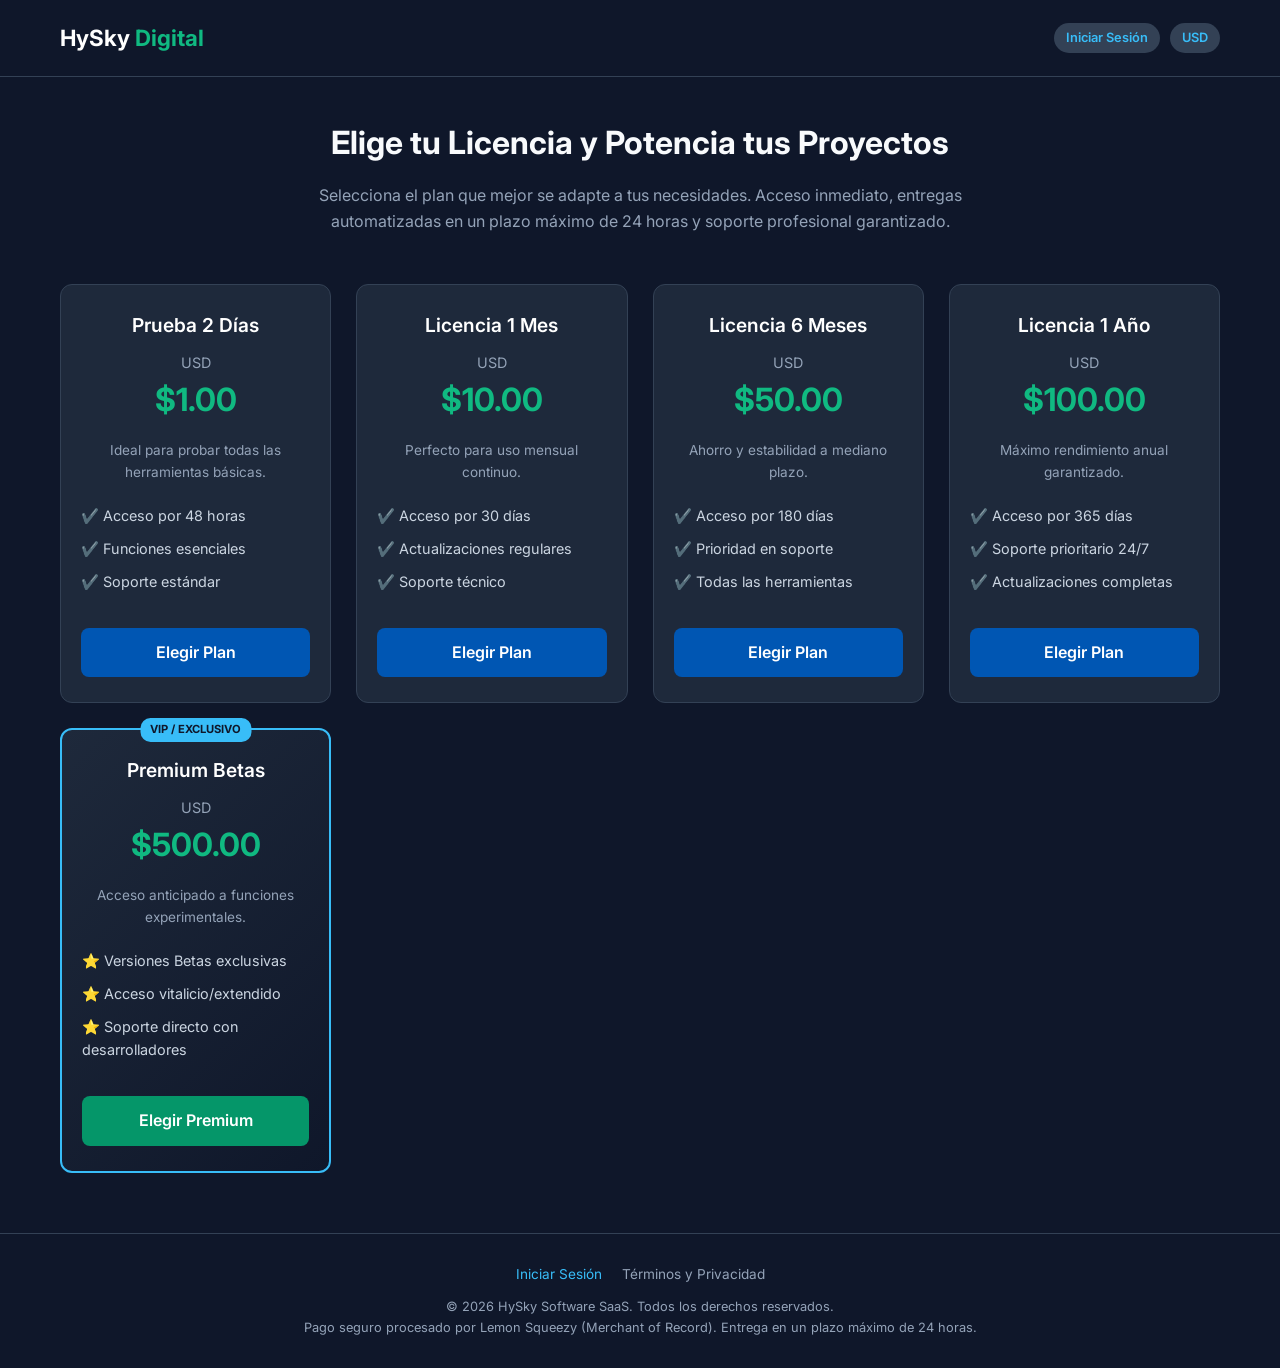
<file: index.html>
<!DOCTYPE html>
<html lang="es">
<head>
  <meta charset="UTF-8">
  <meta name="viewport" content="width=device-width, initial-scale=1.0">
  <title>HySky Software & Digital Solutions | Licencias Oficiales</title>
  <link rel="stylesheet" href="css/styles.css">
  <!-- Google Fonts -->
  <link href="https://fonts.googleapis.com/css2?family=Inter:wght@300;400;600;700&display=swap" rel="stylesheet">
</head>
<body>

  <!-- Header / Navbar -->
  <header class="navbar">
    <div class="container nav-container">
      <h1 class="logo">HySky <span>Digital</span></h1>
      <div style="display: flex; align-items: center; gap: 10px;">
        <a href="login.html" class="badge" style="text-decoration: none;">Iniciar Sesión</a>
        <span class="badge">USD</span>
      </div>
    </div>
  </header>

  <!-- Hero Section -->
  <section class="hero">
    <div class="container text-center">
      <h2>Elige tu Licencia y Potencia tus Proyectos</h2>
      <p class="hero-desc">
        Selecciona el plan que mejor se adapte a tus necesidades. Acceso inmediato, entregas automatizadas en un plazo máximo de 24 horas y soporte profesional garantizado.
      </p>
    </div>
  </section>

  <!-- Pricing Plans Section -->
  <section class="pricing-section">
    <div class="container">
      <div class="pricing-grid">

        <!-- Plan 1: Prueba -->
        <div class="price-card">
          <div class="plan-name">Prueba 2 Días</div>
          <div class="price-amount">USD <span>$1.00</span></div>
          <p class="plan-desc">Ideal para probar todas las herramientas básicas.</p>
          <ul class="plan-features">
            <li>✔️ Acceso por 48 horas</li>
            <li>✔️ Funciones esenciales</li>
            <li>✔️ Soporte estándar</li>
          </ul>
          <!-- Link de Lemon Squeezy integrado para el Plan 1 -->
          <a href="https://hyskydigital.lemonsqueezy.com/checkout/buy/80a66b34-b7f8-46d6-b698-a4297ef0a801?embed=1" class="btn-primary lemonsqueezy-button">Elegir Plan</a>
        </div>

        <!-- Plan 2: 1 Mes -->
        <div class="price-card">
          <div class="plan-name">Licencia 1 Mes</div>
          <div class="price-amount">USD <span>$10.00</span></div>
          <p class="plan-desc">Perfecto para uso mensual continuo.</p>
          <ul class="plan-features">
            <li>✔️ Acceso por 30 días</li>
            <li>✔️ Actualizaciones regulares</li>
            <li>✔️ Soporte técnico</li>
          </ul>
          <!-- Link de Lemon Squeezy integrado para el Plan 2 -->
          <a href="https://hyskydigital.lemonsqueezy.com/checkout/buy/17183874-e5ce-4e86-a0b2-db1256c02318?embed=1" class="btn-primary lemonsqueezy-button">Elegir Plan</a>
        </div>

        <!-- Plan 3: 6 Meses -->
        <div class="price-card">
          <div class="plan-name">Licencia 6 Meses</div>
          <div class="price-amount">USD <span>$50.00</span></div>
          <p class="plan-desc">Ahorro y estabilidad a mediano plazo.</p>
          <ul class="plan-features">
            <li>✔️ Acceso por 180 días</li>
            <li>✔️ Prioridad en soporte</li>
            <li>✔️ Todas las herramientas</li>
          </ul>
          <!-- Link de Lemon Squeezy integrado para el Plan 3 -->
          <a href="https://hyskydigital.lemonsqueezy.com/checkout/buy/b63fbec1-1be0-472d-b571-38b14a5ca157?embed=1" class="btn-primary lemonsqueezy-button">Elegir Plan</a>
        </div>

        <!-- Plan 4: 1 Año -->
        <div class="price-card">
          <div class="plan-name">Licencia 1 Año</div>
          <div class="price-amount">USD <span>$100.00</span></div>
          <p class="plan-desc">Máximo rendimiento anual garantizado.</p>
          <ul class="plan-features">
            <li>✔️ Acceso por 365 días</li>
            <li>✔️ Soporte prioritario 24/7</li>
            <li>✔️ Actualizaciones completas</li>
          </ul>
          <!-- Link de Lemon Squeezy integrado para el Plan 4 -->
          <a href="https://hyskydigital.lemonsqueezy.com/checkout/buy/556d9453-2a9e-440a-a128-2b8801ddc994?embed=1" class="btn-primary lemonsqueezy-button">Elegir Plan</a>
        </div>

        <!-- Plan 5: Premium Betas -->
        <div class="price-card popular">
          <div class="pop-badge">VIP / EXCLUSIVO</div>
          <div class="plan-name">Premium Betas</div>
          <div class="price-amount">USD <span>$500.00</span></div>
          <p class="plan-desc">Acceso anticipado a funciones experimentales.</p>
          <ul class="plan-features">
            <li>⭐ Versiones Betas exclusivas</li>
            <li>⭐ Acceso vitalicio/extendido</li>
            <li>⭐ Soporte directo con desarrolladores</li>
          </ul>
          <!-- Link de Lemon Squeezy integrado para el Plan 5 -->
          <a href="https://hyskydigital.lemonsqueezy.com/checkout/buy/b1424f61-3ad3-4bd5-bba3-9af81833cf13?embed=1" class="btn-primary btn-gold lemonsqueezy-button">Elegir Premium</a>
        </div>

      </div>
    </div>
  </section>

  <!-- Script oficial de Lemon Squeezy para activar los modales automáticamente -->
  <script src="https://assets.lemonsqueezy.com/lemon.js" defer></script>

  <!-- Footer -->
  <footer class="footer">
    <div class="container">
      <div style="margin-bottom: 12px; display: flex; justify-content: center; gap: 20px;">
        <a href="login.html" style="color: #38bdf8; text-decoration: none; font-size: 0.85rem;">Iniciar Sesión</a>
        <a href="privacy.html" style="color: #94a3b8; text-decoration: none; font-size: 0.85rem;">Términos y Privacidad</a>
      </div>
      <p>&copy; 2026 HySky Software SaaS. Todos los derechos reservados.</p>
      <p class="disclaimer">Pago seguro procesado por Lemon Squeezy (Merchant of Record). Entrega en un plazo máximo de 24 horas.</p>
    </div>
  </footer>

</body>
</html>
</file>
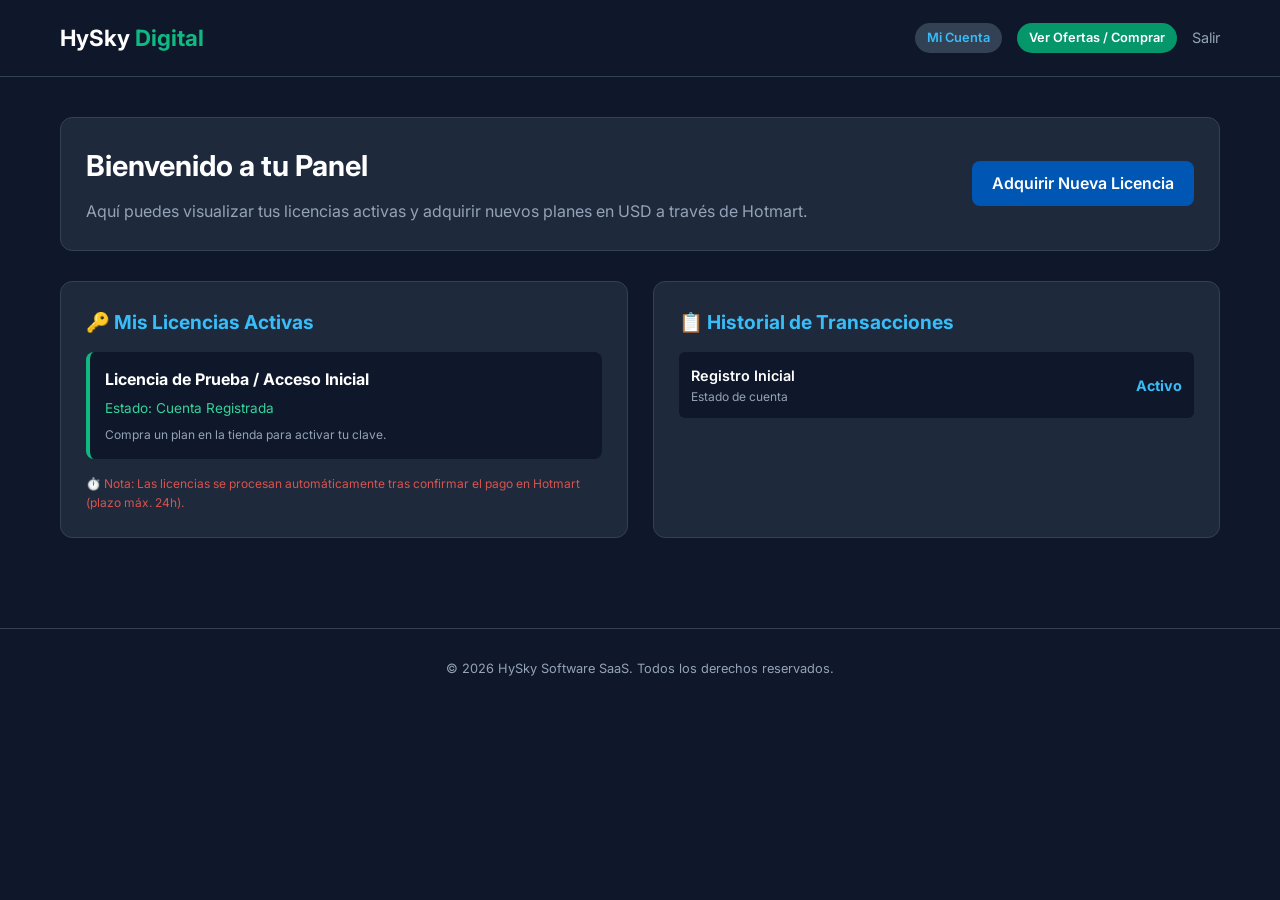
<file: dashboard.html>
<!DOCTYPE html>
<html lang="es">
<head>
  <meta charset="UTF-8">
  <meta name="viewport" content="width=device-width, initial-scale=1.0">
  <title>Panel de Usuario - HySky Digital</title>
  <link rel="stylesheet" href="css/styles.css">
  <link href="https://fonts.googleapis.com/css2?family=Inter:wght@300;400;600;700&display=swap" rel="stylesheet">
</head>
<body>

  <!-- Navbar -->
  <header class="navbar">
    <div class="container nav-container">
      <h1 class="logo">HySky <span>Digital</span></h1>
      <div style="display: flex; gap: 15px; align-items: center;">
        <span class="badge" id="user-email-display">Mi Cuenta</span>
        <a href="index.html" class="badge" style="background-color: #059669; text-decoration: none; color: #fff;">Ver Ofertas / Comprar</a>
        <a href="login.html" style="color: #94a3b8; text-decoration: none; font-size: 0.9rem;" onclick="localStorage.clear();">Salir</a>
      </div>
    </div>
  </header>

  <!-- Main Dashboard -->
  <main class="container" style="padding: 40px 20px;">
    
    <!-- Welcome Banner -->
    <div style="background-color: #1e293b; border: 1px solid #334155; padding: 25px; border-radius: 12px; margin-bottom: 30px; display: flex; justify-content: space-between; align-items: center; flex-wrap: wrap; gap: 15px;">
      <div>
        <h2 style="font-size: 1.8rem; margin-bottom: 10px; color: #fff;">Bienvenido a tu Panel</h2>
        <p style="color: #94a3b8;">Aquí puedes visualizar tus licencias activas y adquirir nuevos planes en USD a través de Hotmart.</p>
      </div>
      <a href="index.html" class="btn-primary" style="display: inline-block; width: auto; padding: 10px 20px; text-decoration: none;">Adquirir Nueva Licencia</a>
    </div>

    <!-- Grid de Secciones -->
    <div style="display: grid; grid-template-columns: repeat(auto-fit, minmax(280px, 1fr)); gap: 25px;">
      
      <!-- Licencias Activas -->
      <div style="background-color: #1e293b; border: 1px solid #334155; padding: 25px; border-radius: 12px;">
        <h3 style="color: #38bdf8; margin-bottom: 15px; font-size: 1.2rem;">🔑 Mis Licencias Activas</h3>
        <div style="background: #0f172a; padding: 15px; border-radius: 8px; border-left: 4px solid #10b981; margin-bottom: 15px;">
          <p style="font-weight: bold; color: #fff; margin-bottom: 5px;">Licencia de Prueba / Acceso Inicial</p>
          <p style="font-size: 0.85rem; color: #34d399; margin-bottom: 5px;">Estado: Cuenta Registrada</p>
          <p style="font-size: 0.75rem; color: #94a3b8;">Compra un plan en la tienda para activar tu clave.</p>
        </div>
        <p style="font-size: 0.75rem; color: #d9534f;">⏱️ Nota: Las licencias se procesan automáticamente tras confirmar el pago en Hotmart (plazo máx. 24h).</p>
      </div>

      <!-- Historial de Compras -->
      <div style="background-color: #1e293b; border: 1px solid #334155; padding: 25px; border-radius: 12px;">
        <h3 style="color: #38bdf8; margin-bottom: 15px; font-size: 1.2rem;">📋 Historial de Transacciones</h3>
        <div style="display: flex; flex-direction: column; gap: 10px;">
          <div style="background: #0f172a; padding: 12px; border-radius: 6px; display: flex; justify-content: space-between; align-items: center; font-size: 0.9rem;">
            <div>
              <p style="font-weight: 600; color: #fff;">Registro Inicial</p>
              <p style="font-size: 0.75rem; color: #94a3b8;">Estado de cuenta</p>
            </div>
            <div style="text-align: right;">
              <span style="color: #38bdf8; font-weight: bold;">Activo</span>
            </div>
          </div>
        </div>
      </div>

    </div>

  </main>

  <!-- Footer -->
  <footer class="footer" style="margin-top: 50px;">
    <div class="container">
      <p>&copy; 2026 HySky Software SaaS. Todos los derechos reservados.</p>
    </div>
  </footer>

  <script>
    // Muestra el correo guardado en el login
    const savedEmail = localStorage.getItem('hysky_user_email');
    if (savedEmail) {
      document.getElementById('user-email-display').textContent = savedEmail;
    }
  </script>
</body>
</html>
</file>
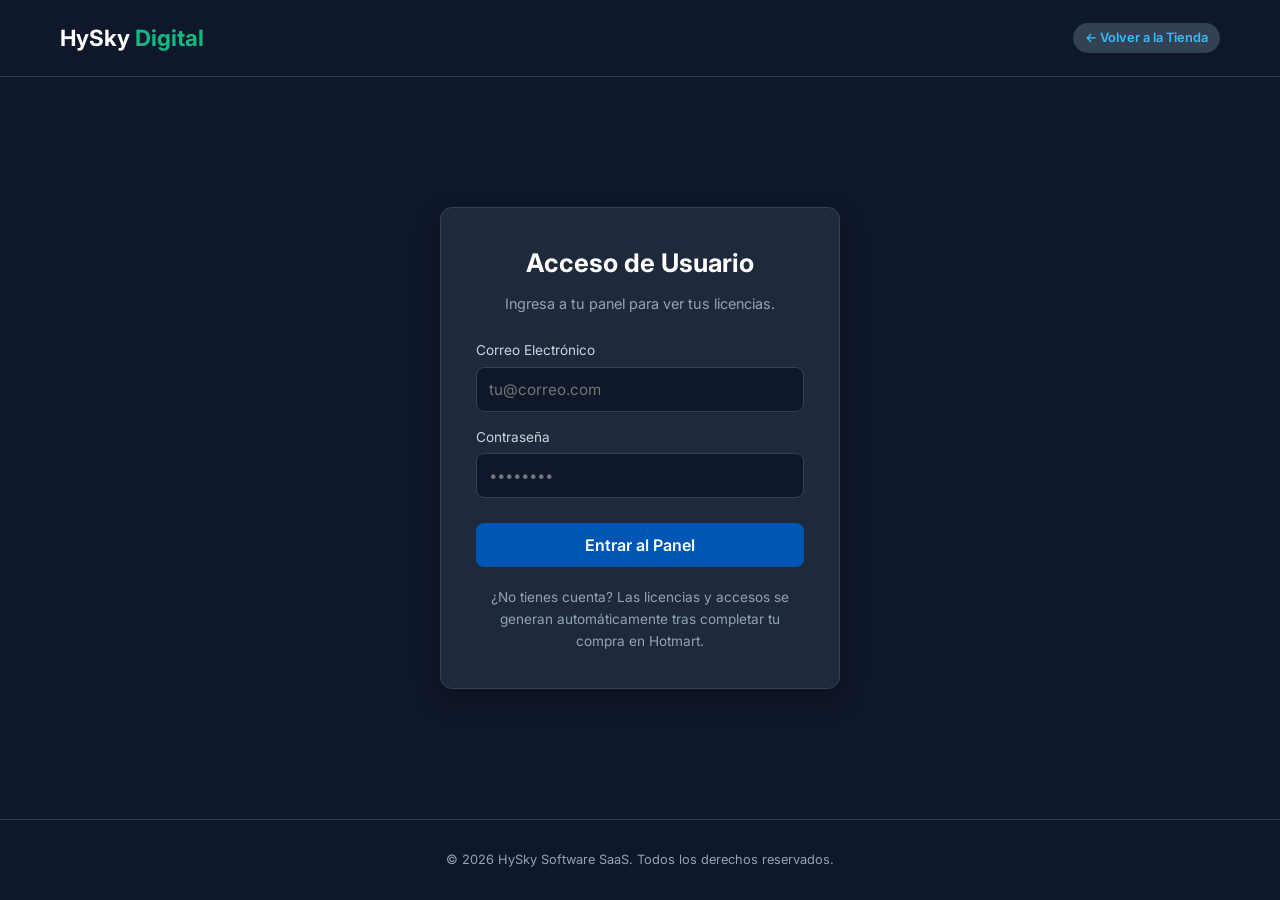
<file: login.html>
<!DOCTYPE html>
<html lang="es">
<head>
  <meta charset="UTF-8">
  <meta name="viewport" content="width=device-width, initial-scale=1.0">
  <title>Iniciar Sesión - HySky Digital</title>
  <link rel="stylesheet" href="css/styles.css">
  <link href="https://fonts.googleapis.com/css2?family=Inter:wght@300;400;600;700&display=swap" rel="stylesheet">
</head>
<body style="display: flex; flex-direction: column; min-height: 100vh; justify-content: space-between;">

  <!-- Navbar -->
  <header class="navbar">
    <div class="container nav-container">
      <h1 class="logo">HySky <span>Digital</span></h1>
      <a href="index.html" class="badge" style="text-decoration: none;">← Volver a la Tienda</a>
    </div>
  </header>

  <!-- Login Section -->
  <main class="container" style="display: flex; justify-content: center; align-items: center; padding: 40px 20px; flex-grow: 1;">
    <div style="background-color: #1e293b; border: 1px solid #334155; padding: 35px; border-radius: 12px; width: 100%; max-width: 400px; box-shadow: 0 10px 25px rgba(0,0,0,0.3);">
      
      <h2 style="font-size: 1.6rem; margin-bottom: 8px; color: #fff; text-align: center;">Acceso de Usuario</h2>
      <p style="color: #94a3b8; font-size: 0.9rem; text-align: center; margin-bottom: 25px;">Ingresa a tu panel para ver tus licencias.</p>

      <form id="login-form" style="display: flex; flex-direction: column; gap: 15px;">
        <div>
          <label style="display: block; font-size: 0.85rem; color: #cbd5e1; margin-bottom: 5px;">Correo Electrónico</label>
          <input type="email" id="email-input" required placeholder="tu@correo.com" style="width: 100%; padding: 12px; background-color: #0f172a; border: 1px solid #334155; border-radius: 8px; color: #fff; font-size: 0.95rem;">
        </div>

        <div>
          <label style="display: block; font-size: 0.85rem; color: #cbd5e1; margin-bottom: 5px;">Contraseña</label>
          <input type="password" id="password-input" required placeholder="••••••••" style="width: 100%; padding: 12px; background-color: #0f172a; border: 1px solid #334155; border-radius: 8px; color: #fff; font-size: 0.95rem;">
        </div>

        <button type="submit" class="btn-primary" style="margin-top: 10px; cursor: pointer; border: none;">Entrar al Panel</button>
      </form>

      <div style="margin-top: 20px; text-align: center; font-size: 0.85rem; color: #94a3b8;">
        ¿No tienes cuenta? Las licencias y accesos se generan automáticamente tras completar tu compra en Hotmart.
      </div>

    </div>
  </main>

  <!-- Footer -->
  <footer class="footer">
    <div class="container">
      <p>&copy; 2026 HySky Software SaaS. Todos los derechos reservados.</p>
    </div>
  </footer>

  <script>
    document.getElementById('login-form').addEventListener('submit', function(e) {
      e.preventDefault();
      const email = document.getElementById('email-input').value;
      // Guardamos el correo temporalmente en el navegador para mostrarlo en el dashboard
      localStorage.setItem('hysky_user_email', email);
      window.location.href = 'dashboard.html';
    });
  </script>
</body>
</html>
</file>
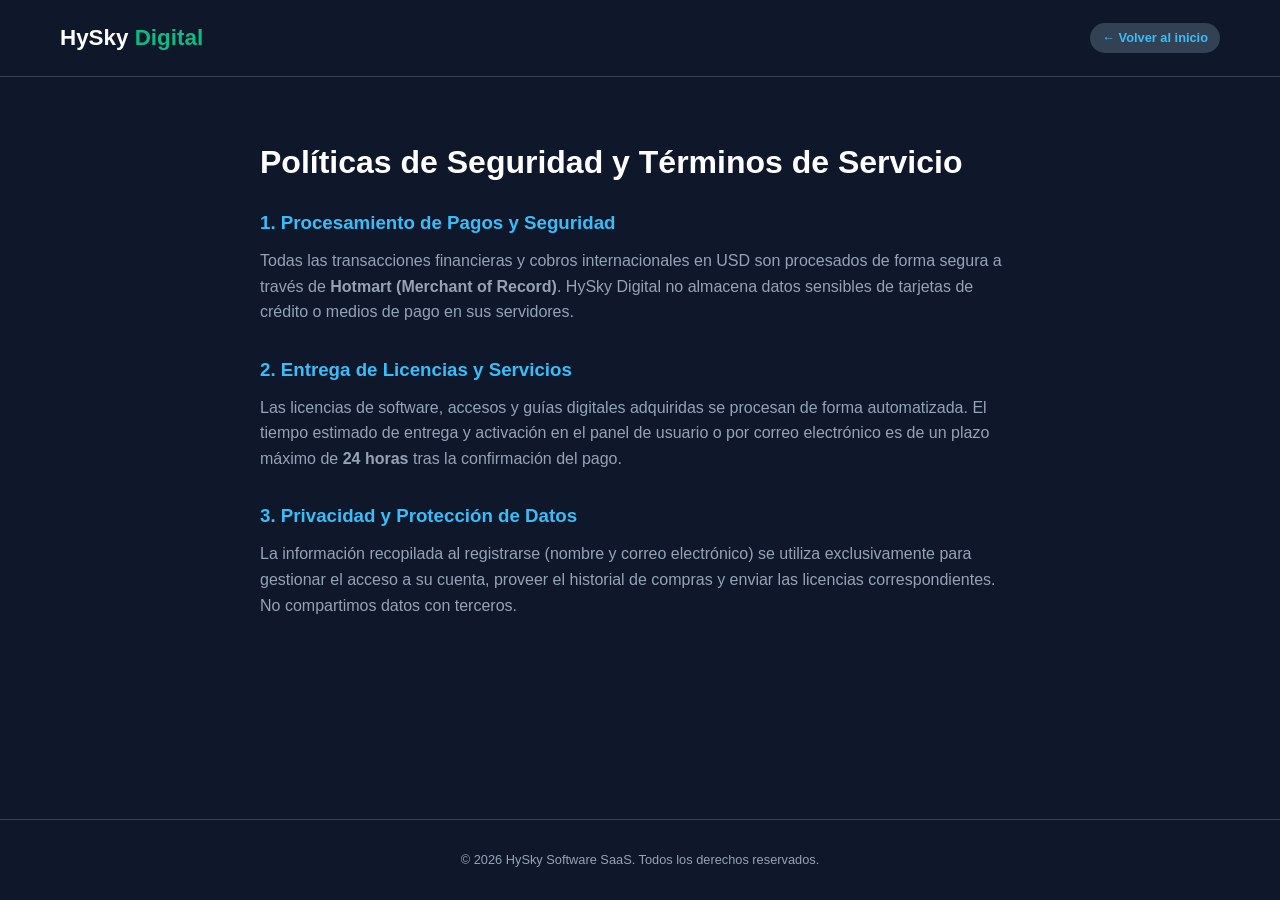
<file: privacy.html>
<!DOCTYPE html>
<html lang="es">
<head>
  <meta charset="UTF-8">
  <meta name="viewport" content="width=device-width, initial-scale=1.0">
  <title>Políticas de Seguridad y Privacidad - HySky Digital</title>
  <link rel="stylesheet" href="css/styles.css">
</head>
<body>
  <header class="navbar">
    <div class="container nav-container">
      <h1 class="logo">HySky <span>Digital</span></h1>
      <a href="index.html" class="badge" style="text-decoration: none;">← Volver al inicio</a>
    </div>
  </header>

  <main class="container" style="padding: 60px 20px; max-width: 800px;">
    <h2 style="font-size: 2rem; margin-bottom: 20px; color: #fff;">Políticas de Seguridad y Términos de Servicio</h2>
    
    <section style="margin-bottom: 30px;">
      <h3 style="color: #38bdf8; margin-bottom: 10px;">1. Procesamiento de Pagos y Seguridad</h3>
      <p style="color: #94a3b8; line-height: 1.6;">Todas las transacciones financieras y cobros internacionales en USD son procesados de forma segura a través de <strong>Hotmart (Merchant of Record)</strong>. HySky Digital no almacena datos sensibles de tarjetas de crédito o medios de pago en sus servidores.</p>
    </section>

    <section style="margin-bottom: 30px;">
      <h3 style="color: #38bdf8; margin-bottom: 10px;">2. Entrega de Licencias y Servicios</h3>
      <p style="color: #94a3b8; line-height: 1.6;">Las licencias de software, accesos y guías digitales adquiridas se procesan de forma automatizada. El tiempo estimado de entrega y activación en el panel de usuario o por correo electrónico es de un plazo máximo de <strong>24 horas</strong> tras la confirmación del pago.</p>
    </section>

    <section style="margin-bottom: 30px;">
      <h3 style="color: #38bdf8; margin-bottom: 10px;">3. Privacidad y Protección de Datos</h3>
      <p style="color: #94a3b8; line-height: 1.6;">La información recopilada al registrarse (nombre y correo electrónico) se utiliza exclusivamente para gestionar el acceso a su cuenta, proveer el historial de compras y enviar las licencias correspondientes. No compartimos datos con terceros.</p>
    </section>
  </main>

  <footer class="footer">
    <div class="container">
      <p>&copy; 2026 HySky Software SaaS. Todos los derechos reservados.</p>
    </div>
  </footer>
</body>
</html>
</file>
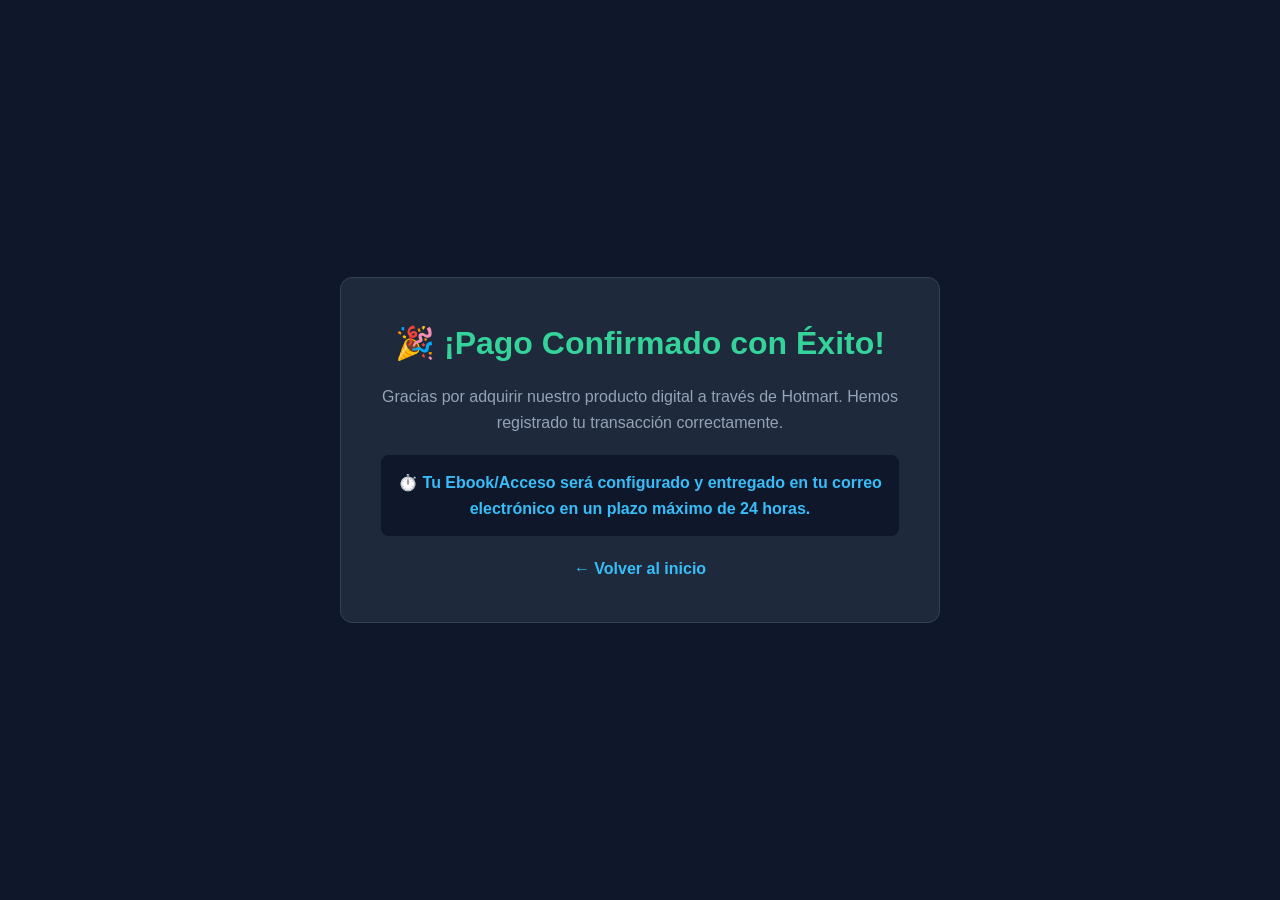
<file: success.html>
<!DOCTYPE html>
<html lang="es">
<head>
  <meta charset="UTF-8">
  <meta name="viewport" content="width=device-width, initial-scale=1.0">
  <title>¡Compra Exitosa! - HySky Digital</title>
  <link rel="stylesheet" href="css/styles.css">
</head>
<body style="display: flex; align-items: center; justify-content: center; height: 100vh; text-align: center;">
  <div class="container" style="max-width: 600px; background: #1e293b; padding: 40px; border-radius: 12px; border: 1px solid #334155;">
    <h1 style="color: #34d399; margin-bottom: 15px;">🎉 ¡Pago Confirmado con Éxito!</h1>
    <p style="color: #94a3b8; margin-bottom: 20px;">Gracias por adquirir nuestro producto digital a través de Hotmart. Hemos registrado tu transacción correctamente.</p>
    <div style="background: #0f172a; padding: 15px; border-radius: 8px; margin-bottom: 20px; font-weight: bold; color: #38bdf8;">
      ⏱️ Tu Ebook/Acceso será configurado y entregado en tu correo electrónico en un plazo máximo de 24 horas.
    </div>
    <a href="index.html" style="color: #38bdf8; text-decoration: none; font-weight: 600;">← Volver al inicio</a>
  </div>
</body>
</html>
</file>
<file: css/styles.css>
:root {
  --primary: #0056b3;
  --primary-dark: #003d82;
  --accent: #10b981;
  --bg-color: #0f172a;
  --card-bg: #1e293b;
  --text-main: #f8fafc;
  --text-muted: #94a3b8;
}

* {
  margin: 0;
  padding: 0;
  box-sizing: border-box;
  font-family: 'Inter', sans-serif;
}

body {
  background-color: var(--bg-color);
  color: var(--text-main);
  line-height: 1.6;
  min-height: 100vh;
  display: flex;
  flex-direction: column;
}

.container {
  width: 100%;
  max-width: 1200px;
  margin: 0 auto;
  padding: 0 20px;
}

.text-center {
  text-align: center;
}

/* Navbar */
.navbar {
  padding: 20px 0;
  border-bottom: 1px solid #334155;
}

.nav-container {
  display: flex;
  justify-content: space-between;
  align-items: center;
}

.logo {
  font-size: 1.4rem;
  font-weight: 700;
  color: #fff;
}

.logo span {
  color: var(--accent);
}

.badge {
  background-color: #334155;
  color: #38bdf8;
  padding: 5px 12px;
  border-radius: 20px;
  font-size: 0.8rem;
  font-weight: 600;
}

/* Hero */
.hero {
  padding: 40px 0 20px 0;
}

.hero h2 {
  font-size: 2rem;
  font-weight: 700;
  margin-bottom: 15px;
}

.hero-desc {
  color: var(--text-muted);
  font-size: 1rem;
  max-width: 700px;
  margin: 0 auto;
}

/* Grid de Precios */
.pricing-section {
  padding: 30px 0 60px 0;
  flex-grow: 1;
}

.pricing-grid {
  display: grid;
  grid-template-columns: repeat(auto-fit, minmax(260px, 1fr));
  gap: 25px;
  align-items: stretch;
}

.price-card {
  background-color: var(--card-bg);
  border: 1px solid #334155;
  border-radius: 12px;
  padding: 25px 20px;
  display: flex;
  flex-direction: column;
  position: relative;
}

.price-card.popular {
  border: 2px solid #38bdf8;
  background: linear-gradient(135deg, #1e293b, #0f172a);
}

.pop-badge {
  position: absolute;
  top: -12px;
  left: 50%;
  transform: translateX(-50%);
  background-color: #38bdf8;
  color: #0f172a;
  font-size: 0.7rem;
  font-weight: 700;
  padding: 3px 10px;
  border-radius: 10px;
  text-transform: uppercase;
}

.plan-name {
  font-size: 1.2rem;
  font-weight: 600;
  margin-bottom: 10px;
  color: #fff;
  text-align: center;
}

.price-amount {
  font-size: 0.9rem;
  color: var(--text-muted);
  text-align: center;
  margin-bottom: 15px;
}

.price-amount span {
  font-size: 2rem;
  font-weight: 700;
  color: var(--accent);
  display: block;
}

.plan-desc {
  font-size: 0.85rem;
  color: var(--text-muted);
  text-align: center;
  margin-bottom: 20px;
}

.plan-features {
  list-style: none;
  margin-bottom: 25px;
  flex-grow: 1;
  font-size: 0.9rem;
}

.plan-features li {
  margin-bottom: 10px;
  color: #cbd5e1;
}

.btn-primary {
  display: block;
  width: 100%;
  background-color: var(--primary);
  color: white;
  text-align: center;
  padding: 12px;
  border-radius: 8px;
  text-decoration: none;
  font-weight: 600;
  font-size: 1rem;
}

.btn-gold {
  background-color: #059669;
}

/* Footer */
.footer {
  padding: 30px 0;
  text-align: center;
  border-top: 1px solid #334155;
  color: var(--text-muted);
  font-size: 0.8rem;
  margin-top: auto;
}

.footer a {
  color: #38bdf8;
  text-decoration: none;
}
</file>
